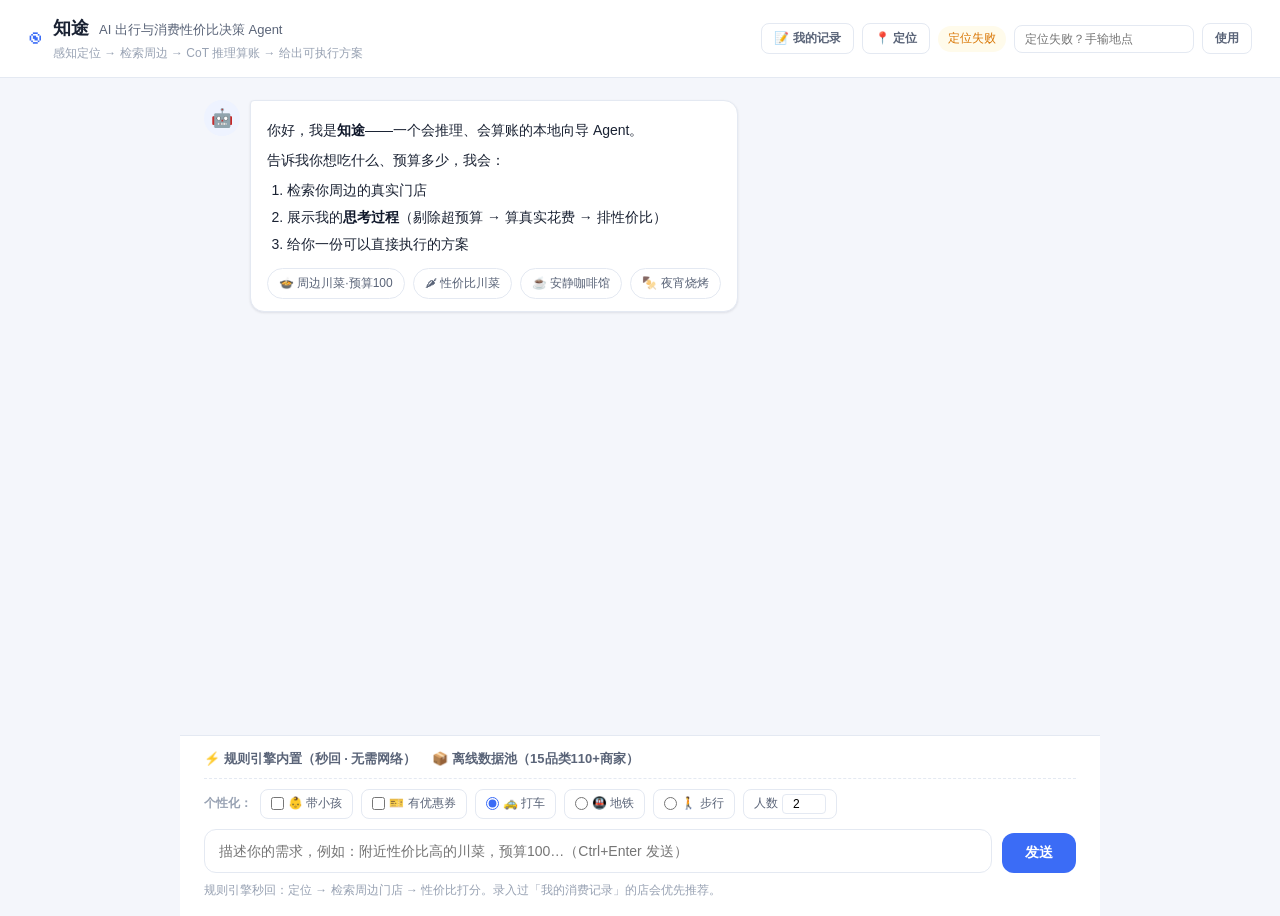
<file: docs/index.html>
<!DOCTYPE html>
<html lang="zh-CN">
<head>
  <meta charset="UTF-8">
  <meta name="viewport" content="width=device-width, initial-scale=1.0">
  <title>知途 · AI 出行与消费性价比决策 Agent</title>
  <link rel="stylesheet" href="css/style.css?v=2">
</head>
<body>

<header class="topbar no-print">
  <div class="brand">
    <span class="logo">◉</span>
    <div>
      <h1>知途 <span class="brand-sub">AI 出行与消费性价比决策 Agent</span></h1>
      <p class="subtitle">感知定位 → 检索周边 → CoT 推理算账 → 给出可执行方案</p>
    </div>
  </div>
  <!-- 定位条：压缩到顶栏右侧 -->
  <div class="loc-bar">
    <button class="btn ghost sm" id="btnRecords">📝 我的记录</button>
    <button class="btn ghost sm" id="btnLocate">📍 定位</button>
    <span class="loc-badge" id="locBadge">未定位</span>
    <input type="text" id="addressInput" class="loc-input" placeholder="定位失败？手输地点">
    <button class="btn ghost sm" id="btnUseAddress">使用</button>
  </div>
</header>


<main class="chat-layout">

  <!-- ================= 聊天消息区 ================= -->
  <section class="chat-box" id="chatBox">

    <!-- 欢迎气泡（AI） -->
    <div class="msg ai-msg">
      <div class="avatar">🤖</div>
      <div class="bubble">
        <div class="bubble-content markdown">
          <p>你好，我是<strong>知途</strong>——一个会推理、会算账的本地向导 Agent。</p>
          <p>告诉我你想吃什么、预算多少，我会：</p>
          <ol>
            <li>检索你周边的真实门店</li>
            <li>展示我的<strong>思考过程</strong>（剔除超预算 → 算真实花费 → 排性价比）</li>
            <li>给你一份可以直接执行的方案</li>
          </ol>
        </div>
        <div class="quick-chips">
          <button class="chip" data-sample="周末想去周边吃顿好的，预算100">🍲 周边川菜·预算100</button>
          <button class="chip" data-sample="附近性价比高的川菜馆，人均80左右">🌶 性价比川菜</button>
          <button class="chip" data-sample="找个安静能坐一下午的咖啡馆，人均50以内">☕ 安静咖啡馆</button>
          <button class="chip" data-sample="晚上想吃烧烤，三个人，人均60以内">🍢 夜宵烧烤</button>
        </div>
      </div>
    </div>

  </section>

  <!-- ================= 底部输入区 ================= -->
  <footer class="chat-input-area no-print">

    <!-- 静态演示版说明（替代原 AI/联网开关：静态版内置规则引擎，秒回不依赖网络） -->
    <div class="mode-row">
      <span class="toggle-label">⚡ 规则引擎内置（秒回 · 无需网络）</span>
      <span class="toggle-label">📦 离线数据池（15品类110+商家）</span>
    </div>

    <!-- 个性化勾选框 -->
    <div class="profile-row">
      <span class="profile-label">个性化：</span>
      <label class="check"><input type="checkbox" id="chkKids"> 👶 带小孩</label>
      <label class="check"><input type="checkbox" id="chkCoupon"> 🎫 有优惠券</label>
      <label class="check"><input type="radio" name="transport" value="打车" checked> 🚕 打车</label>
      <label class="check"><input type="radio" name="transport" value="地铁"> 🚇 地铁</label>
      <label class="check"><input type="radio" name="transport" value="步行/骑行"> 🚶 步行</label>
      <label class="check people-count">人数
        <input type="number" id="numPeople" value="2" min="1" max="20">
      </label>
    </div>

    <!-- 输入行 -->
    <div class="input-row">
      <textarea id="queryInput" rows="1"
        placeholder="描述你的需求，例如：附近性价比高的川菜，预算100…（Ctrl+Enter 发送）"></textarea>
      <button class="btn primary send-btn" id="btnGenerate">发送</button>
    </div>
    <p class="hint">规则引擎秒回：定位 → 检索周边门店 → 性价比打分。录入过「我的消费记录」的店会优先推荐。</p>
  </footer>

</main>

<!-- ================= 我的消费记录 弹窗 ================= -->
<div class="modal-mask hidden" id="recordsModal">
  <div class="modal-box">
    <div class="modal-head">
      <h2>📝 我的消费记录</h2>
      <button class="modal-close" id="btnCloseRecords">✕</button>
    </div>
    <p class="modal-tip">录入你真实消费过的餐厅，搜索推荐时会<strong>优先匹配你的亲测记录</strong>，再结合离线数据池与规则引擎推理。记录保存在本浏览器，换设备需重新录入。</p>

    <!-- 录入表单 -->
    <div class="record-form">
      <div class="form-grid">
        <div class="form-item span2">
          <label>饭店名称 <em>*</em></label>
          <input type="text" id="recName" placeholder="如：老李川菜馆">
        </div>
        <div class="form-item span2">
          <label>地址</label>
          <input type="text" id="recAddress" placeholder="如：武侯区科华北路12号">
        </div>
        <div class="form-item">
          <label>消费人数</label>
          <input type="number" id="recPeople" min="1" max="99" placeholder="如：3">
        </div>
        <div class="form-item">
          <label>人均（元）</label>
          <input type="number" id="recAvgCost" min="0" step="0.1" placeholder="如：85">
        </div>
        <div class="form-item">
          <label>总价（元）</label>
          <input type="number" id="recTotalCost" min="0" step="0.1" placeholder="如：255">
        </div>
        <div class="form-item">
          <label>评价</label>
          <input type="text" id="recComment" placeholder="文字或评分，如：4.5 / 味道正宗">
        </div>
      </div>
      <button class="btn primary block" id="btnAddRecord">＋ 保存消费记录</button>
    </div>

    <!-- 记录列表 -->
    <div class="record-list-head">
      <span>已录入记录</span>
      <span class="record-count" id="recCount">0 条</span>
    </div>
    <div class="record-list" id="recordList">
      <p class="record-empty">暂无记录，先在上方录入一家你消费过的餐厅吧～</p>
    </div>
  </div>
</div>

<div class="toast hidden" id="toast"></div>

<!-- 静态版脚本：数据源 → 推理引擎 → 消费记录 → 前端交互（顺序依赖，勿调整加载顺序） -->
<script src="js/mock-data.js?v=2"></script>
<script src="js/agent.js?v=2"></script>
<script src="js/records-store.js?v=2"></script>
<script src="js/main.js?v=2"></script>
</body>
</html>
</file>
<file: docs/css/style.css>
:root {
  --bg: #f4f6fb;
  --card: #ffffff;
  --border: #e4e9f2;
  --text: #1a2233;
  --text2: #5a6478;
  --text3: #98a2b3;
  --primary: #3b6cf6;
  --primary-soft: #eef3ff;
  --success: #16a34a;
  --success-soft: #f0fdf4;
  --warn: #d97706;
  --warn-soft: #fffbeb;
  --danger: #dc2626;
  --radius: 14px;
  --shadow: 0 1px 3px rgba(16, 24, 40, .06), 0 1px 2px rgba(16, 24, 40, .04);
}

* { box-sizing: border-box; margin: 0; padding: 0; }

body {
  font-family: -apple-system, "PingFang SC", "Microsoft YaHei", "Segoe UI", sans-serif;
  background: var(--bg);
  color: var(--text);
  font-size: 14px;
  line-height: 1.65;
}

/* ---------- 顶栏 ---------- */
.topbar {
  display: flex; align-items: center; gap: 24px;
  padding: 14px 28px; background: var(--card);
  border-bottom: 1px solid var(--border);
  position: sticky; top: 0; z-index: 20;
}
.brand { display: flex; align-items: center; gap: 12px; }
.brand .logo { font-size: 26px; color: var(--primary); }
.brand h1 { font-size: 18px; font-weight: 700; display: flex; align-items: baseline; gap: 10px; }
.brand-sub { font-size: 13px; font-weight: 500; color: var(--text2); }
.subtitle { font-size: 12px; color: var(--text3); }
.status-pill {
  margin-left: auto; font-size: 12px; padding: 5px 14px;
  border-radius: 999px; background: var(--primary-soft); color: var(--primary);
  border: 1px solid #d6e2ff; white-space: nowrap;
}
.status-pill.ok { background: var(--success-soft); color: var(--success); border-color: #bbf7d0; }
.status-pill.warn { background: var(--warn-soft); color: var(--warn); border-color: #fde68a; }

/* ---------- 布局 ---------- */
.layout {
  display: grid; grid-template-columns: 380px 1fr;
  gap: 18px; padding: 18px 28px 40px;
  max-width: 1400px; margin: 0 auto; align-items: start;
}
.panel { display: flex; flex-direction: column; gap: 16px; }
.main-panel { min-width: 0; }

.card {
  background: var(--card); border: 1px solid var(--border);
  border-radius: var(--radius); padding: 18px; box-shadow: var(--shadow);
}
.card h2 { font-size: 14px; font-weight: 700; margin-bottom: 12px; }
.card.compact { padding: 14px 18px; }

.hidden { display: none !important; }
.hint { font-size: 12px; color: var(--text3); margin-top: 8px; line-height: 1.6; }
.hint.warn { color: var(--warn); }
.hint code { background: #f2f4f8; padding: 1px 5px; border-radius: 4px; font-size: 11px; }
.ok-text { color: var(--success); }
.warn-text { color: var(--warn); }

/* ---------- 按钮 ---------- */
.btn {
  border: 1px solid transparent; border-radius: 10px;
  padding: 9px 16px; font-size: 13px; font-weight: 600;
  cursor: pointer; transition: .15s; font-family: inherit;
}
.btn.primary { background: var(--primary); color: #fff; }
.btn.primary:hover:not(:disabled) { background: #2f5ce0; }
.btn.primary:disabled { opacity: .6; cursor: not-allowed; }
.btn.ghost { background: #fff; border-color: var(--border); color: var(--text2); }
.btn.ghost:hover { border-color: var(--primary); color: var(--primary); }
.btn.block { width: 100%; margin-top: 14px; padding: 11px; font-size: 14px; }

/* ---------- 定位区 ---------- */
.loc-row { display: flex; align-items: center; gap: 10px; }
.loc-badge {
  font-size: 12px; padding: 3px 10px; border-radius: 999px;
  background: #f2f4f8; color: var(--text3);
}
.loc-badge.ok { background: var(--success-soft); color: var(--success); }
.loc-badge.warn { background: var(--warn-soft); color: var(--warn); }
.loc-badge.loading { background: var(--primary-soft); color: var(--primary); }

.loc-detail {
  margin-top: 12px; padding: 10px 12px;
  background: #f8fafc; border: 1px dashed var(--border); border-radius: 10px;
}
.kv { display: flex; justify-content: space-between; gap: 12px; font-size: 12px; padding: 3px 0; }
.kv span { color: var(--text3); flex-shrink: 0; }
.kv b { color: var(--text); font-weight: 600; text-align: right; word-break: break-all; }

.field-label { display: block; font-size: 12px; color: var(--text2); margin: 14px 0 6px; font-weight: 600; }
.input-row { display: flex; gap: 8px; }
.input-row input {
  flex: 1; min-width: 0; padding: 9px 12px; font-size: 13px;
  border: 1px solid var(--border); border-radius: 10px;
  font-family: inherit; color: var(--text);
}
.input-row input:focus, textarea:focus {
  outline: none; border-color: var(--primary); box-shadow: 0 0 0 3px rgba(59, 108, 246, .1);
}

textarea {
  width: 100%; padding: 11px 12px; font-size: 13px; font-family: inherit;
  border: 1px solid var(--border); border-radius: 10px; resize: vertical;
  color: var(--text); line-height: 1.6;
}

/* ---------- 快捷 chips ---------- */
.chips { display: flex; flex-wrap: wrap; gap: 8px; margin-top: 12px; }
.chip {
  font-size: 12px; padding: 6px 11px; border-radius: 999px;
  border: 1px solid var(--border); background: #fff; color: var(--text2);
  cursor: pointer; font-family: inherit; transition: .15s;
}
.chip:hover { border-color: var(--primary); color: var(--primary); background: var(--primary-soft); }

/* ---------- 空态 / 加载 ---------- */
.empty { text-align: center; padding: 70px 24px; }
.empty-icon { font-size: 44px; margin-bottom: 10px; }
.empty h3 { font-size: 15px; margin-bottom: 8px; }
.loading { text-align: center; padding: 56px 24px; }
.spinner {
  width: 30px; height: 30px; margin: 0 auto 16px;
  border: 3px solid var(--primary-soft); border-top-color: var(--primary);
  border-radius: 50%; animation: spin .9s linear infinite;
}
@keyframes spin { to { transform: rotate(360deg); } }

/* ---------- 结果区 ---------- */
.result-head { display: flex; align-items: center; flex-wrap: wrap; gap: 10px; margin-bottom: 14px; }
.result-head h2 { margin: 0; }
.meta-chips { display: flex; flex-wrap: wrap; gap: 6px; margin-left: auto; }
.meta-chip {
  font-size: 11px; padding: 3px 9px; border-radius: 999px;
  background: var(--primary-soft); color: var(--primary); white-space: nowrap;
}

/* ---------- Markdown ---------- */
.markdown { font-size: 14px; color: var(--text); }
.markdown h2 { font-size: 17px; margin: 4px 0 12px; }
.markdown h3 { font-size: 15px; margin: 20px 0 10px; padding-left: 9px; border-left: 3px solid var(--primary); }
.markdown h4 { font-size: 15px; margin: 18px 0 8px; color: var(--primary); }
.markdown p { margin: 8px 0; }
.markdown ul, .markdown ol { margin: 8px 0 8px 22px; }
.markdown li { margin: 4px 0; }
.markdown strong { color: #0f172a; }
.markdown code {
  background: #f2f4f8; padding: 1px 5px; border-radius: 4px;
  font-size: 12px; font-family: Consolas, Monaco, monospace;
}
.markdown blockquote {
  margin: 12px 0; padding: 10px 14px; background: var(--warn-soft);
  border-left: 3px solid var(--warn); border-radius: 0 8px 8px 0;
  font-size: 13px; color: #7c5b18;
}
.markdown hr { border: none; border-top: 1px solid var(--border); margin: 16px 0; }
.md-table-wrap { overflow-x: auto; margin: 12px 0; }
.md-table { width: 100%; border-collapse: collapse; font-size: 13px; min-width: 520px; }
.md-table th, .md-table td { padding: 8px 10px; border-bottom: 1px solid var(--border); text-align: left; }
.md-table th { background: #f8fafc; font-weight: 700; color: var(--text2); white-space: nowrap; }
.md-table tbody tr:hover { background: #fafbff; }
.md-table td:first-child { font-weight: 700; color: var(--primary); }
.md-code { background: #0f172a; color: #e2e8f0; padding: 12px; border-radius: 8px; overflow-x: auto; font-size: 12px; }

/* ---------- 数据溯源卡片 ---------- */
.place-list { display: flex; flex-direction: column; gap: 10px; }
.place-card {
  border: 1px solid var(--border); border-radius: 10px;
  padding: 12px 14px; background: #fcfdff;
}
.place-head { display: flex; align-items: center; gap: 8px; flex-wrap: wrap; }
.place-index { font-size: 12px; font-weight: 700; color: var(--primary); }
.place-name { font-size: 14px; font-weight: 700; }
.place-source {
  margin-left: auto; font-size: 11px; padding: 2px 8px;
  border-radius: 999px; background: #f2f4f8; color: var(--text3);
}
.place-metrics { display: flex; gap: 16px; flex-wrap: wrap; font-size: 12px; color: var(--text2); margin-top: 6px; }
.place-addr { font-size: 12px; color: var(--text3); margin-top: 4px; }
.place-tags { display: flex; flex-wrap: wrap; gap: 6px; margin-top: 8px; }
.tag { font-size: 11px; padding: 2px 8px; border-radius: 6px; background: var(--primary-soft); color: var(--primary); }
.place-snippet {
  font-size: 12px; color: var(--text3); margin-top: 8px;
  padding-top: 8px; border-top: 1px dashed var(--border);
}
.place-link { display: inline-block; font-size: 12px; color: var(--primary); margin-top: 6px; text-decoration: none; }
.place-link:hover { text-decoration: underline; }
.search-info { margin-top: 12px; }

/* ---------- 页脚 / Toast ---------- */
.footer { text-align: center; padding: 18px; font-size: 12px; color: var(--text3); }
.toast {
  position: fixed; left: 50%; bottom: 32px; transform: translateX(-50%);
  background: #1f2937; color: #fff; font-size: 13px;
  padding: 10px 20px; border-radius: 10px; z-index: 100;
  box-shadow: 0 8px 24px rgba(0, 0, 0, .18); max-width: 80vw;
}

/* ============================================================
 *  聊天式布局（智能体化改造）
 * ============================================================ */
.chat-layout {
  display: flex; flex-direction: column;
  height: calc(100vh - 62px);
  max-width: 920px; margin: 0 auto;
}
.chat-box {
  flex: 1; overflow-y: auto; padding: 22px 24px;
  display: flex; flex-direction: column; gap: 18px;
  scroll-behavior: smooth;
}

/* ---------- 消息气泡 ---------- */
.msg { display: flex; gap: 10px; max-width: 88%; animation: fadeIn .25s ease; }
@keyframes fadeIn { from { opacity: 0; transform: translateY(8px); } to { opacity: 1; transform: none; } }
.user-msg { align-self: flex-end; flex-direction: row-reverse; }
.ai-msg { align-self: flex-start; }
.avatar {
  width: 36px; height: 36px; border-radius: 50%;
  background: var(--primary-soft); display: flex;
  align-items: center; justify-content: center; font-size: 18px;
  flex-shrink: 0;
}
.bubble {
  padding: 12px 16px; border-radius: 14px;
  box-shadow: var(--shadow); max-width: 100%;
}
.ai-msg .bubble {
  background: var(--card); border: 1px solid var(--border);
  border-top-left-radius: 4px;
}
.user-msg .bubble {
  background: var(--primary); color: #fff;
  border-top-right-radius: 4px;
}
.user-msg .bubble-content { color: #fff; }
.bubble-content { font-size: 14px; line-height: 1.7; word-break: break-word; }

/* Markdown 在气泡内 */
.bubble-content.markdown h3 { font-size: 15px; margin: 14px 0 8px; padding-left: 8px; border-left: 3px solid var(--primary); }
.bubble-content.markdown h3:first-child { margin-top: 0; }
.bubble-content.markdown p { margin: 6px 0; }
.bubble-content.markdown ol, .bubble-content.markdown ul { margin: 6px 0 6px 20px; }
.bubble-content.markdown li { margin: 3px 0; }
.bubble-content.markdown blockquote { margin: 8px 0; padding: 8px 12px; background: var(--warn-soft); border-left: 3px solid var(--warn); border-radius: 0 6px 6px 0; font-size: 13px; color: #7c5b18; }
.bubble-content.markdown strong { color: #0f172a; }
.user-msg .bubble-content strong { color: #fff; }
.bubble-content.markdown code { background: #f2f4f8; padding: 1px 5px; border-radius: 4px; font-size: 12px; font-family: Consolas, Monaco, monospace; }

/* 快捷 chips 在气泡内 */
.quick-chips { display: flex; flex-wrap: wrap; gap: 8px; margin-top: 12px; }

/* ---------- 打字动画 ---------- */
.typing { display: flex; gap: 5px; margin: 4px 0 8px; }
.typing span {
  width: 8px; height: 8px; border-radius: 50%;
  background: var(--primary); opacity: .4;
  animation: blink 1.2s infinite;
}
.typing span:nth-child(2) { animation-delay: .2s; }
.typing span:nth-child(3) { animation-delay: .4s; }
@keyframes blink { 0%, 60%, 100% { opacity: .3; } 30% { opacity: 1; } }
.typing-text { font-size: 13px; color: var(--text3); }

/* ---------- 消息操作（导出按钮） ---------- */
.msg-actions { margin-top: 10px; padding-top: 8px; border-top: 1px dashed var(--border); }
.export-btn { font-size: 12px; }
.msg-meta { display: flex; gap: 6px; flex-wrap: wrap; margin-top: 8px; }
.error-text { color: var(--danger); }

/* ---------- 底部输入区 ---------- */
.chat-input-area {
  padding: 12px 24px 16px; background: var(--card);
  border-top: 1px solid var(--border);
}

/* ---------- 模式开关（toggle） ---------- */
.mode-row {
  display: flex; align-items: center; gap: 16px;
  margin-bottom: 10px; padding-bottom: 8px;
  border-bottom: 1px dashed var(--border);
}
.toggle {
  display: flex; align-items: center; gap: 7px;
  cursor: pointer; user-select: none;
}
.toggle input { display: none; }
.toggle-track {
  width: 38px; height: 20px; border-radius: 999px;
  background: #d1d5db; position: relative;
  transition: background .2s; flex-shrink: 0;
}
.toggle-thumb {
  width: 16px; height: 16px; border-radius: 50%;
  background: #fff; position: absolute; top: 2px; left: 2px;
  box-shadow: 0 1px 3px rgba(0,0,0,.2);
  transition: transform .2s;
}
.toggle input:checked + .toggle-track { background: var(--primary); }
.toggle input:checked + .toggle-track .toggle-thumb { transform: translateX(18px); }
.toggle-label { font-size: 13px; font-weight: 600; color: var(--text2); }
.toggle input:checked ~ .toggle-label { color: var(--primary); }
.profile-row {
  display: flex; align-items: center; flex-wrap: wrap; gap: 8px;
  margin-bottom: 10px; font-size: 12px; color: var(--text2);
}
.profile-label { font-weight: 600; color: var(--text3); }
.check {
  display: flex; align-items: center; gap: 4px;
  cursor: pointer; user-select: none;
  padding: 4px 10px; border-radius: 8px;
  border: 1px solid var(--border); background: #fff;
  transition: .15s;
}
.check:hover { border-color: var(--primary); }
.check input { cursor: pointer; accent-color: var(--primary); margin: 0; }
.check.people-count input {
  width: 44px; padding: 2px 4px; font-size: 12px;
  border: 1px solid var(--border); border-radius: 4px;
  text-align: center;
}
.chat-input-area .input-row { display: flex; gap: 10px; align-items: flex-end; }
.chat-input-area textarea {
  flex: 1; min-height: 42px; max-height: 120px; resize: none;
  padding: 10px 14px; font-size: 14px; border-radius: 12px;
}
.send-btn { padding: 10px 22px; font-size: 14px; border-radius: 12px; white-space: nowrap; }

/* ---------- 顶栏定位条 ---------- */
.loc-bar {
  margin-left: auto; display: flex; align-items: center; gap: 8px;
}
.loc-input {
  width: 180px; padding: 6px 10px; font-size: 12px;
  border: 1px solid var(--border); border-radius: 8px;
  font-family: inherit; color: var(--text);
}
.loc-input:focus { outline: none; border-color: var(--primary); }
.btn.sm { padding: 6px 12px; font-size: 12px; border-radius: 8px; }

/* ---------- 打印导出（执行闭环） ---------- */
@media print {
  .no-print { display: none !important; }
  body { background: #fff; font-size: 12px; }
  .chat-layout { height: auto; max-width: 100%; }
  .chat-box { overflow: visible; padding: 0; }
  .msg { max-width: 100%; page-break-inside: avoid; }
  .ai-msg .bubble { border: 1px solid #ccc; box-shadow: none; }
  .bubble-content.markdown h3 { page-break-after: avoid; }
}

/* ---------- 响应式 ---------- */
@media (max-width: 900px) {
  .chat-layout { padding: 0; }
  .topbar { padding: 10px 14px; flex-wrap: wrap; }
  .brand-sub { display: none; }
  .loc-bar { margin-left: 0; width: 100%; }
  .loc-input { flex: 1; width: auto; }
  .chat-box { padding: 14px; }
  .chat-input-area { padding: 10px 14px 12px; }
  .msg { max-width: 94%; }
}

/* ============================================================
 *  我的消费记录 弹窗
 * ============================================================ */
.modal-mask {
  position: fixed; inset: 0; z-index: 60;
  background: rgba(15, 23, 42, .45);
  display: flex; align-items: flex-start; justify-content: center;
  padding: 40px 16px; overflow-y: auto;
  animation: fadeIn .2s ease;
}
.modal-box {
  width: 560px; max-width: 100%;
  background: var(--card); border-radius: 16px;
  box-shadow: 0 20px 60px rgba(0, 0, 0, .25);
  padding: 22px 24px 24px;
}
.modal-head {
  display: flex; align-items: center; justify-content: space-between;
  margin-bottom: 6px;
}
.modal-head h2 { font-size: 17px; font-weight: 700; }
.modal-close {
  width: 30px; height: 30px; border: none; border-radius: 8px;
  background: #f2f4f8; color: var(--text2); font-size: 14px;
  cursor: pointer; transition: .15s;
}
.modal-close:hover { background: #fee2e2; color: var(--danger); }
.modal-tip {
  font-size: 12.5px; color: var(--text2); line-height: 1.7;
  background: var(--primary-soft); border-radius: 10px;
  padding: 9px 12px; margin-bottom: 16px;
}
.modal-tip strong { color: var(--primary); }

/* ---------- 录入表单 ---------- */
.record-form { border: 1px solid var(--border); border-radius: 12px; padding: 14px 16px 4px; background: #fcfdff; }
.form-grid { display: grid; grid-template-columns: 1fr 1fr; gap: 10px 14px; }
.form-item { display: flex; flex-direction: column; gap: 4px; }
.form-item.span2 { grid-column: span 2; }
.form-item label { font-size: 12px; font-weight: 600; color: var(--text2); }
.form-item label em { color: var(--danger); font-style: normal; margin-left: 2px; }
.form-item input {
  padding: 8px 11px; font-size: 13px; font-family: inherit;
  border: 1px solid var(--border); border-radius: 8px; color: var(--text);
  width: 100%;
}
.form-item input:focus {
  outline: none; border-color: var(--primary);
  box-shadow: 0 0 0 3px rgba(59, 108, 246, .1);
}

/* ---------- 记录列表 ---------- */
.record-list-head {
  display: flex; align-items: center; justify-content: space-between;
  font-size: 13px; font-weight: 700; color: var(--text);
  margin: 18px 0 10px;
}
.record-count { font-size: 12px; font-weight: 600; color: var(--text3); }
.record-list {
  max-height: 300px; overflow-y: auto;
  display: flex; flex-direction: column; gap: 8px;
  padding-right: 4px;
}
.record-empty {
  text-align: center; font-size: 13px; color: var(--text3);
  padding: 26px 12px; border: 1px dashed var(--border); border-radius: 10px;
}
.record-item {
  border: 1px solid var(--border); border-radius: 10px;
  padding: 10px 12px; background: #fcfdff;
  animation: fadeIn .2s ease;
}
.record-item-head { display: flex; align-items: center; justify-content: space-between; gap: 8px; }
.record-item-name { font-size: 13.5px; font-weight: 700; color: var(--text); }
.record-del {
  width: 22px; height: 22px; border: none; border-radius: 6px;
  background: transparent; color: var(--text3); font-size: 12px;
  cursor: pointer; flex-shrink: 0; transition: .15s;
}
.record-del:hover { background: #fee2e2; color: var(--danger); }
.record-item-addr { font-size: 12px; color: var(--text3); margin-top: 3px; }
.record-item-metrics { font-size: 12px; color: var(--text2); margin-top: 4px; }
.record-item-comment {
  font-size: 12px; color: var(--text2); margin-top: 5px;
  padding-top: 5px; border-top: 1px dashed var(--border);
}

@media (max-width: 560px) {
  .modal-box { padding: 16px; }
  .form-grid { grid-template-columns: 1fr; }
  .form-item.span2 { grid-column: span 1; }
}
</file>
